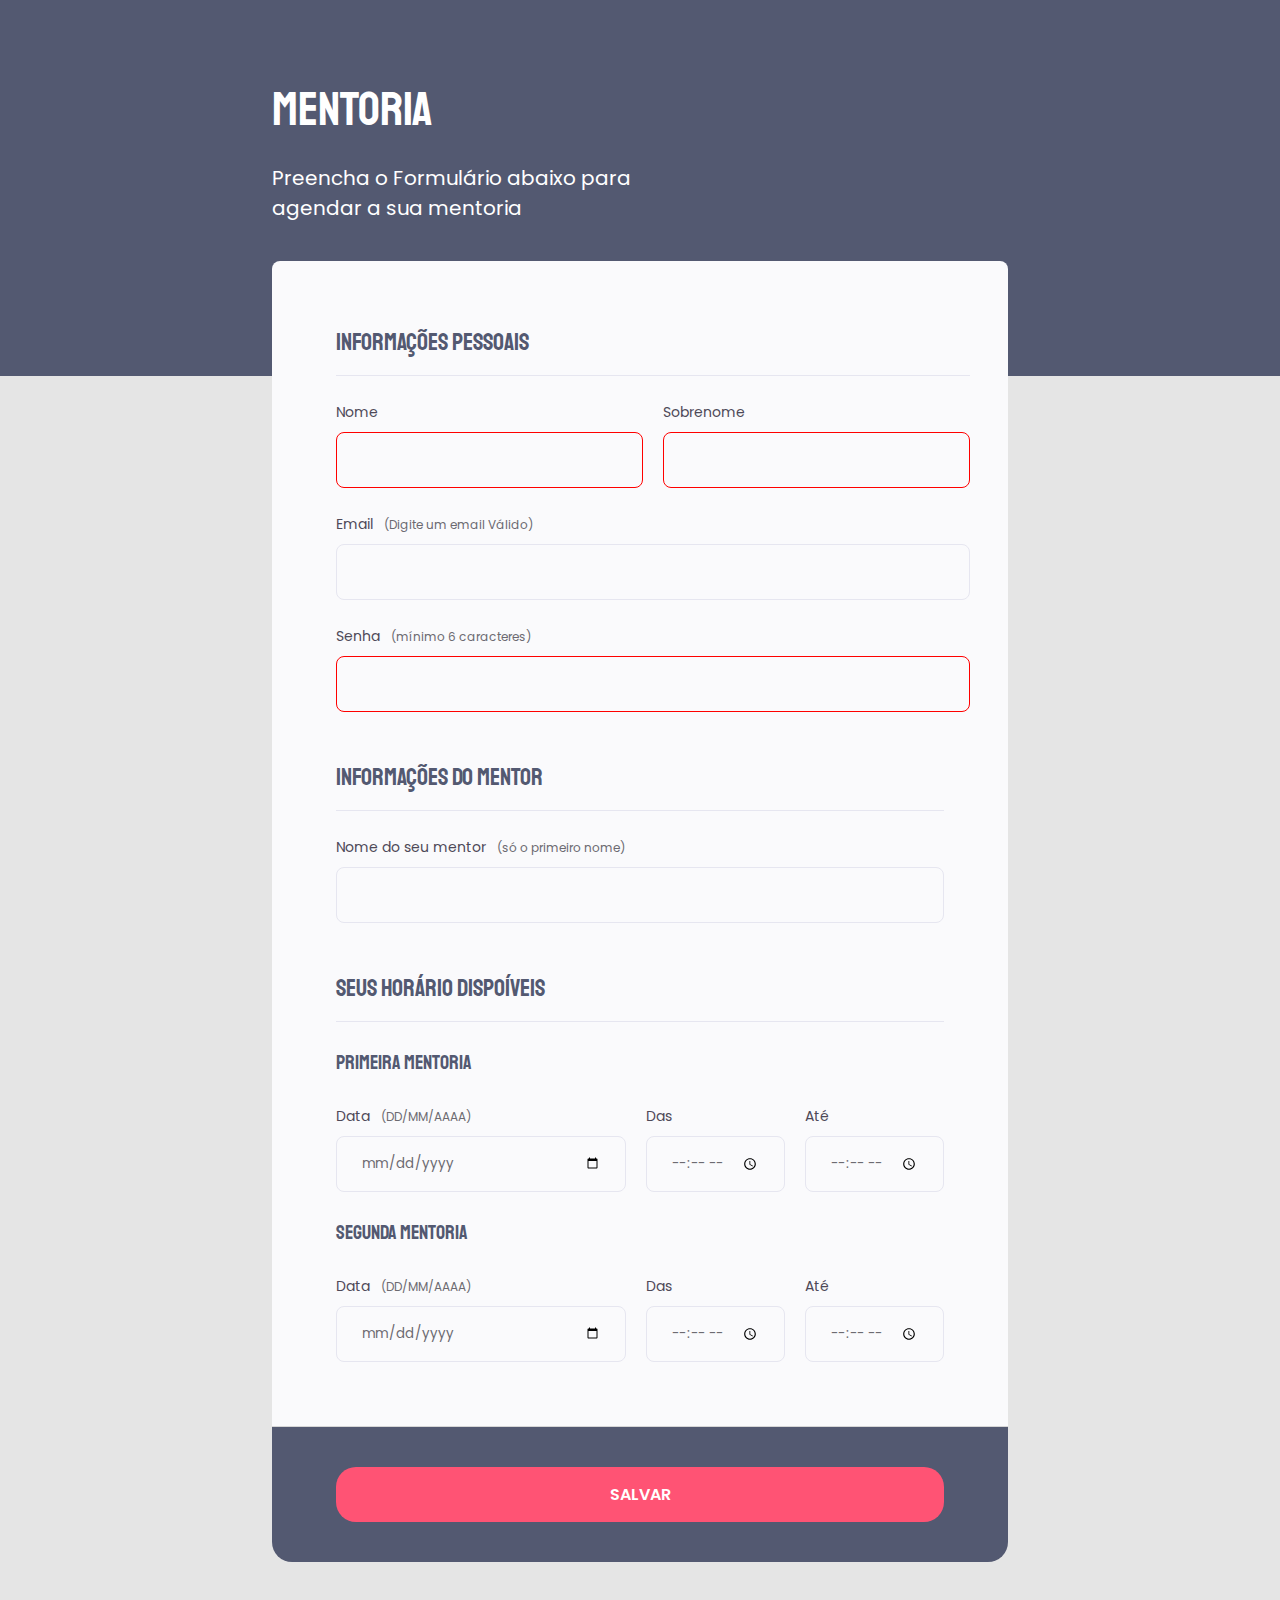
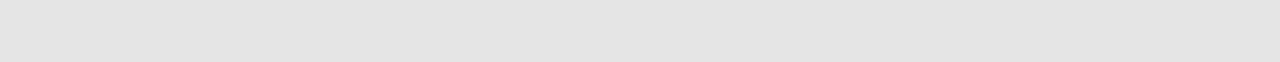
<file: Desafio Criando Formulários/index.html>
<!DOCTYPE html>
<html lang="pt-br">

<head>
    <link rel="preconnect" href="https://fonts.googleapis.com">
    <link rel="preconnect" href="https://fonts.gstatic.com" crossorigin>

    <meta charset="UTF-8">
    <meta name="viewport" content="width=device-width, initial-scale=1.0">
    <title>Aulas Formulário</title>
    <link rel="stylesheet" href="style.css">
    <link href="https://fonts.googleapis.com/css2?family=Poppins&family=Staatliches&display=swap" rel="stylesheet">
</head>

<body>
    <div class="page">
        <header>
            <h1>MENTORIA</h1>
            <p> Preencha o Formulário abaixo para agendar a sua mentoria  </p>
        </header>
        <form id="my-form">
            <fieldset>
                <div class="fieldset-wrapper">

                    <legend>INFORMAÇÕES PESSOAIS</legend>
                    <div class="col-2"{>
                        <div class="input-wrapper">
                            <label for="fisrt-name"> Nome</label>
                            <input  required type="text" id="fisrt-name" />
                        </div>
    
                        <div class="input-wrapper">
                            <label for="last-name"> Sobrenome </label>
                            <input  required type="text" id="last-name" />
                        </div>
                    </div>
                    
                    <div class="input-wrapper">
                        <label for="event-email"> Email <span>(Digite um email Válido)</span></label>
                        <input type="email" id="event-email" />
                    </div>


                    <div class="input-wrapper">
                        <label for="form-password"> Senha <span>(mínimo 6 caracteres)</span></label>
                        <input minlength="6" required type="password" id="form-password" />
                    </div>

                </div>
            </fieldset>

            <fieldset>
                <div class="fieldset-wrapper">
                    <legend>INFORMAÇÕES DO MENTOR </legend>

                    <div class="input-wrapper">
                        <label for="mentor-name"> Nome do seu mentor <span>(só o primeiro nome)</span></label>
                        <input type="text" id="mentor-name" />
                    </div>
                </div>
            </fieldset>

            <fieldset>
                <div class="fieldset-wrapper">
                    <legend>SEUS HORÁRIO DISPOÍVEIS</legend>

                    <h3>Primeira mentoria</h3> 

                    <div class="col-3">

                        <div class="input-wrapper">
                            <label for="mentorship-date"> Data <span>(DD/MM/AAAA)</span></label> 
                            <input type="date" id="mentorship-date" />
                        </div>
    
                        <div class="input-wrapper">
                            <label for="mentorship-begin"> Das </label>
                            <input type="time" id="mentorship-begin" />
                        </div>
                        
                        <div class="input-wrapper">
                            <label for="mentorshipend"> Até </span></label>
                            <input type="time" id="mentorship-end" />
                        </div>

                    </div>

                    <h3>Segunda mentoria</h3> 

                    <div class="col-3">

                        <div class="input-wrapper">
                            <label for="secondMentorship-date"> Data <span>(DD/MM/AAAA)</span></label> 
                            <input type="date" id="secondMentorship-date" />
                        </div>
    
                        <div class="input-wrapper">
                            <label for="secondMentorship-begin"> Das </label>
                            <input type="time" id="secondMentorship-begin" />
                        </div>
                        
                        <div class="input-wrapper">
                            <label for="secondMentorship-end"> Até </span></label>
                            <input type="time" id="secondMentorship-end" />
                        </div>

                    </div>




                </div>
            </fieldset>


        </form>
        <footer>
            <input form="my-form" class="button"  type="submit" value="SALVAR">

           <!-- <button  form="my-form" class="button"  " value="Salvar Evento"> </button> -->


        </footer>
    </div>

</body>

</html>
</file>
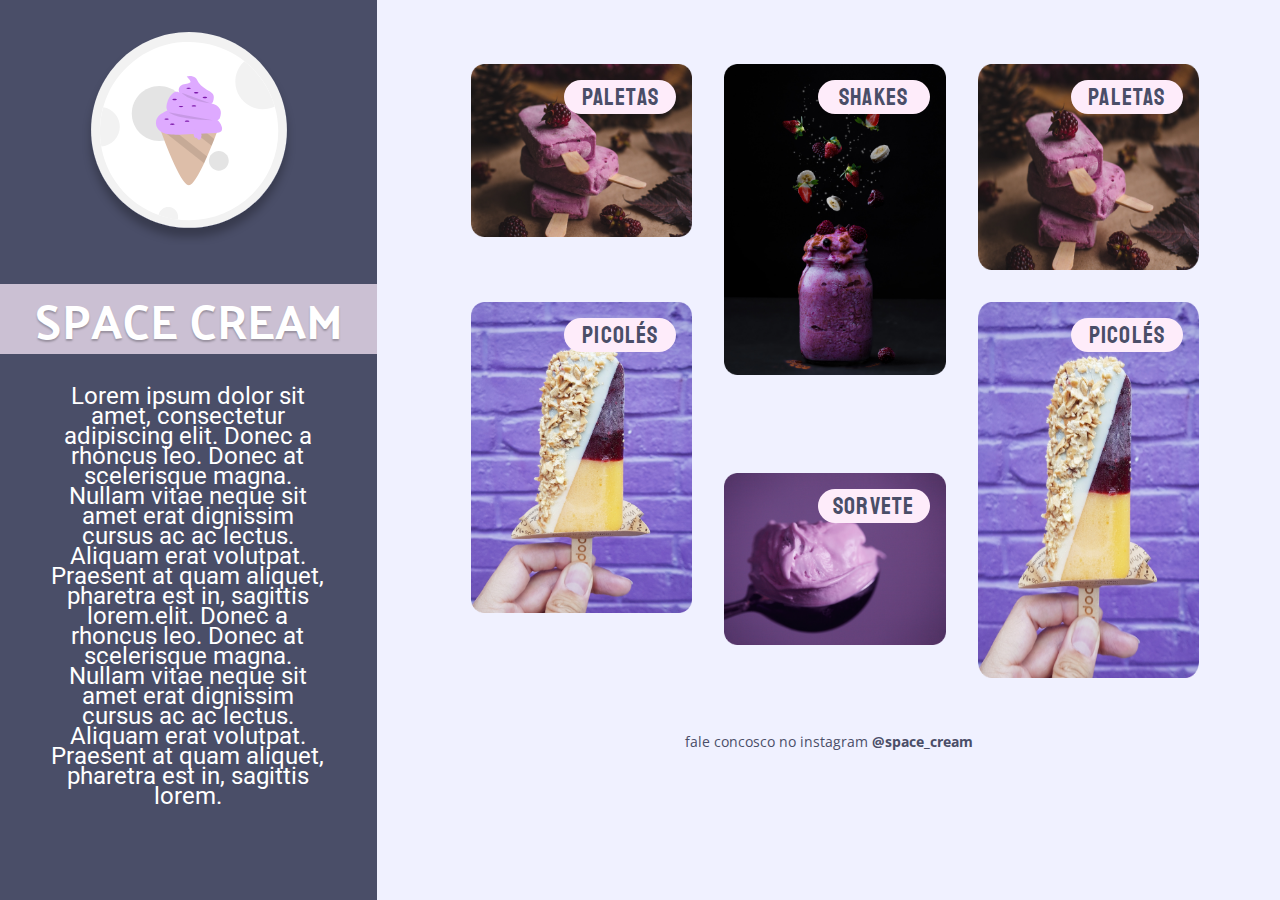
<file: Desafio Mobile First/index.html>
<!DOCTYPE html>
<html lang="pt-br">

<head>
    <meta charset="UTF-8">
    <link rel="preconnect" href="https://fonts.googleapis.com">
    <link rel="preconnect" href="https://fonts.gstatic.com" crossorigin>

    <meta http-equiv="X-UA-Compatible" content="IE=edge">
    <meta name="viewport" content="width=device-width, initial-scale=1.0">

    <link rel="stylesheet" href="style.css">

    <link href="https://fonts.googleapis.com/css2?family=Open+Sans:wght@400;700&family=Palanquin&family=Roboto&family=Staatliches&display=swap" rel="stylesheet">


    <title>Space Cream</title>
</head>

<body>
    <div class="page">
        <header>
            <img src="img/logo.svg" alt="Logo da Space Cream mostrando um sorvete de casquinha.">

            <h1>Space Cream</h1>

            <p>
                Lorem ipsum dolor sit amet, consectetur adipiscing elit. Donec a rhoncus leo. 
                Donec at scelerisque magna. Nullam vitae neque sit amet erat dignissim cursus ac ac lectus. 
                Aliquam erat volutpat. Praesent at quam aliquet, pharetra est in, sagittis lorem.elit. 
                Donec a rhoncus leo. Donec at scelerisque magna. 
                Nullam vitae neque sit amet erat dignissim cursus ac ac lectus.
                Aliquam erat volutpat. Praesent at quam aliquet, pharetra est in, sagittis lorem.
            </p>
        </header>

        <main>
            <p>
                Lorem ipsum dolor sit amet, consectetur adipiscing elit. Donec a rhoncus leo. 
                Donec at scelerisque magna. Nullam vitae neque sit amet erat dignissim cursus ac ac lectus. 
                Aliquam erat volutpat. Praesent at quam aliquet, pharetra est in, sagittis lorem.elit. 
                Donec a rhoncus leo. Donec at scelerisque magna. 
                Nullam vitae neque sit amet erat dignissim cursus ac ac lectus.
                Aliquam erat volutpat. Praesent at quam aliquet, pharetra est in, sagittis lorem
            </p>

            <div class="cards A">
                <img 
                src="img/sorvete1.png" alt=" Três Picolés roxo empilhados com uma cereja encima">
                <h2>Paletas</h2>
            </div>

            <div class="cards B">
                <img 
                <img src="img/sorvete2.png" alt=" Copo de sorvete com morangos, amoras e bananas em explosão sobre o copo">
                <h2>Shakes</h2>
            </div>

            <div class="cards C">
                <img 
                src="img/sorvete3.png" alt="Bola de sorvete roxo">
                <h2>Sorvete</h2>
            </div>

            <div class="cards D">
                <img 
                src="img/sorvete4.png" alt="Picole com diaginal de castanha e a outra metade uva e creme ">
                <h2>Picolés</h2>
            </div>
            
            <div class="cards E r">
                <img 
                src="img/sorvete1.png" alt=" Três Picolés roxo empilhados com uma cereja encima">           
                     <h2>Paletas</h2>
            </div>

            <div class="cards F r">
                <img 
                src="img/sorvete4.png" alt="Picole com diaginal de castanha e a outra metade uva e creme ">
                <h2>Picolés</h2>
            </div>
        </main>
        
        <footer>
            <p>fale concosco no instagram 
                <a href="#">@space_cream</a>
            </p>
        </footer>
    </div>
</body>
</html>
</file>
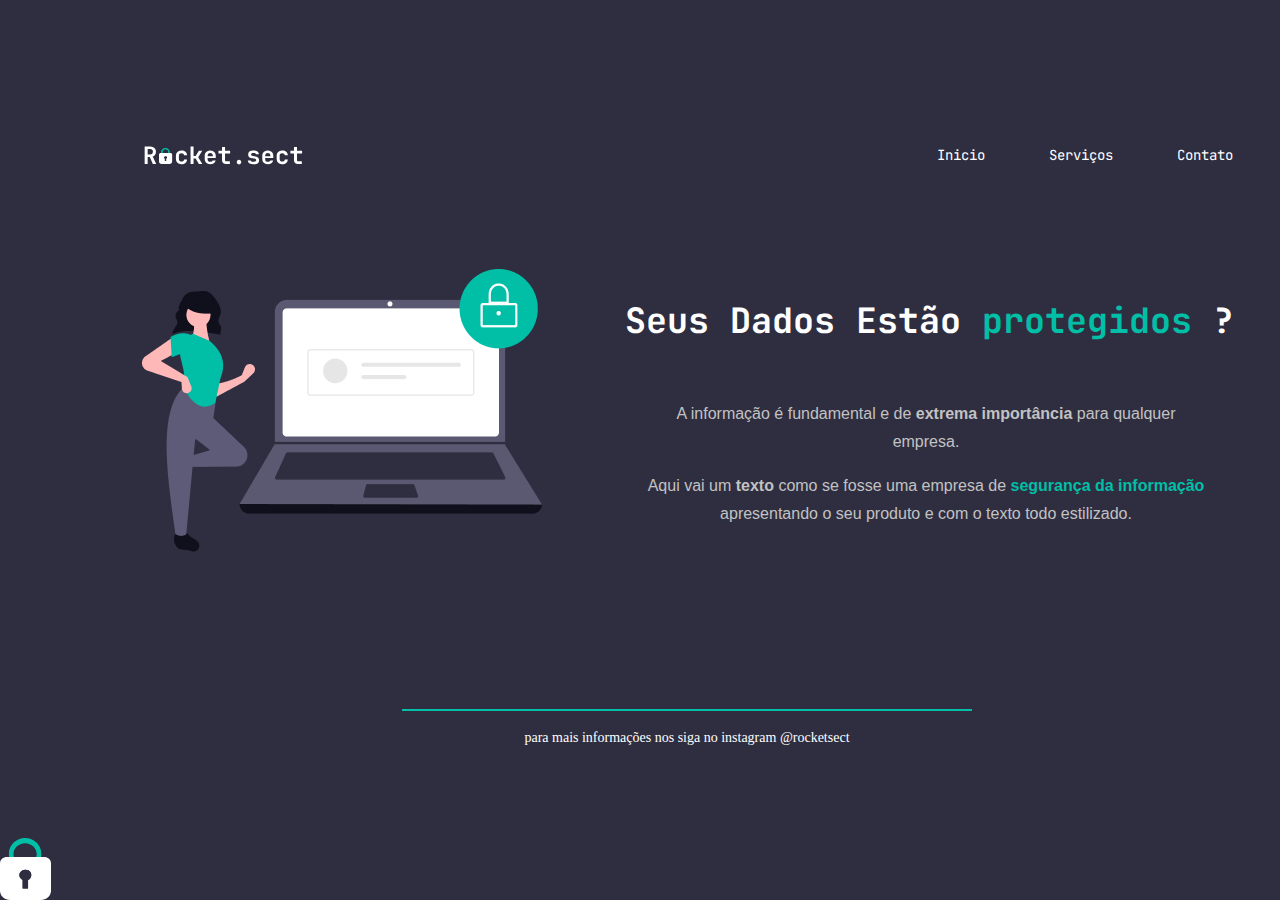
<file: Desafio/index.html>
<!DOCTYPE html>
<html lang="pt-br">
    <head>

    <link rel="preconnect" href="https://fonts.googleapis.com">
    <link rel="preconnect" href="https://fonts.gstatic.com" crossorigin>
    
    <meta charset="UTF-8">
    <meta http-equiv="X-UA-Compatible" content="IE=edge">
    <meta name="viewport" content="width=device-width, initial-scale=1.0">
    
    <link href="https://fonts.googleapis.com/css2?family=JetBrains+Mono:wght@500;700&display=swap" rel="stylesheet">    <link rel="stylesheet" href="style.css">
    <title>Rocket.sect</title>
</head>
<body>

    <div class="page">
        <nav>
            <a id="logo" href="#">
                <img src="imagens/logo.svg" alt="Logo">
            </a>
            <ul>
                <li><a href="#"> Inicio </a></li>
                <li><a href="#"> Serviços</a></li>
                <li><a href="#"> Contato</a></li>
            </ul>
        </nav>

    <main>
        
        <img src="imagens/img1.png" alt="Imagem de uma mulher e um computador">
    

        <section class="text">
            <h1> Seus Dados Estão <span class="colorGreen"> protegidos</span> ?</h1>
            
            <p> A informação é fundamental e de  <span class="colorWhite"> extrema importância </span> para qualquer <br>empresa. <br> 
                </p>

            <p>Aqui vai um  <spam class="colorWhite">texto</spam> como se fosse uma empresa de <span class="colorGreen" > <strong> segurança da informação </strong></span>
            apresentando o seu produto e com o texto todo estilizado.
            </p>
        </section>
    </main>
    <div class="line">
    <footer>
        <p>
        para mais informações nos siga no instagram
        <a href="https:instagam.com" target="_blank"> @rocketsect</a>
        </p>
    </footer>

    </div>
    <div>
    <img id="lock" src="imagens/padlock.svg" alt=" padlock no canto inferior">
    </div>
   
   
   
</body>
</html>
</file>
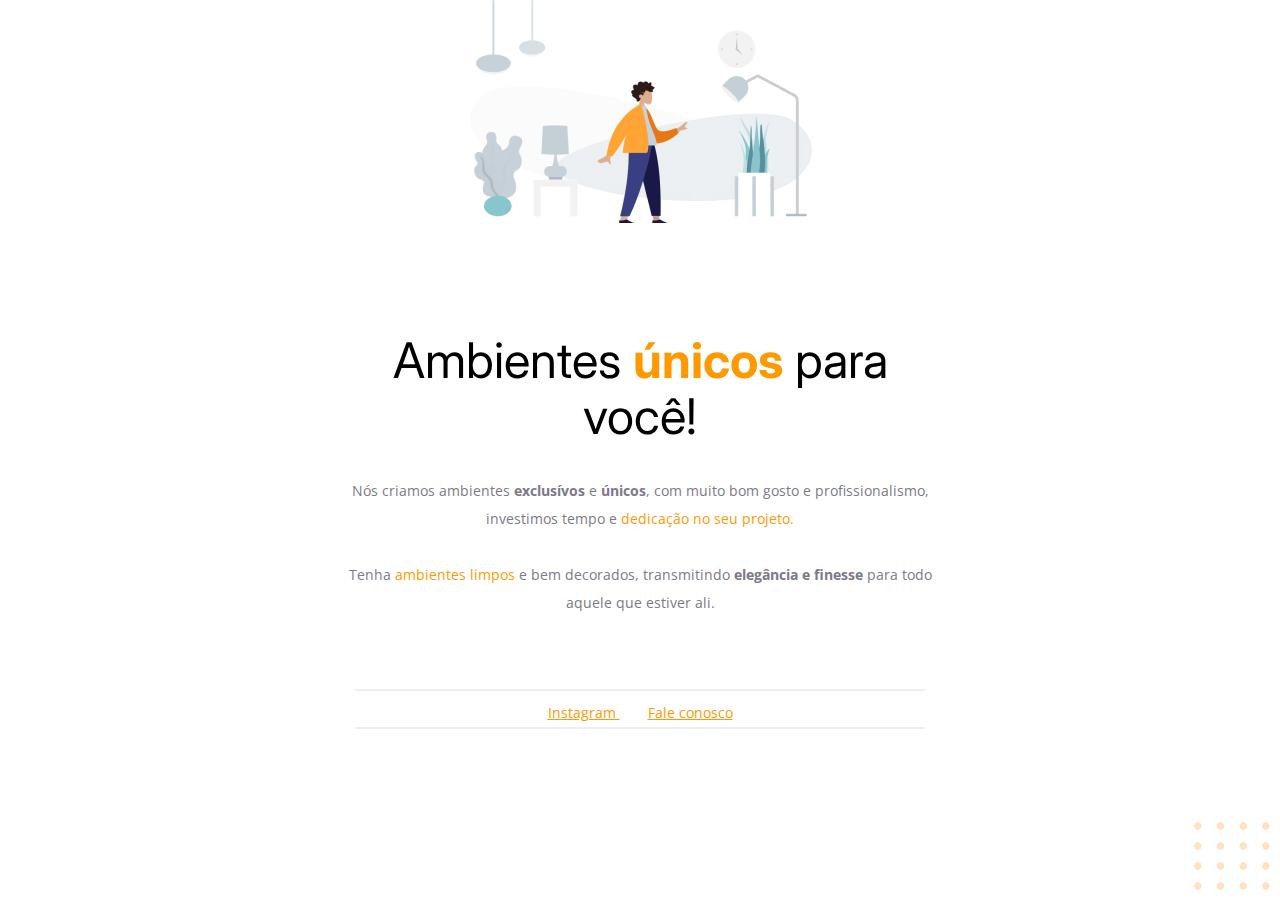
<file: Projeto 01/index.html>
<!DOCTYPE html>
<html lang="pt-br">
  <head>
    <link rel="preconnect" href="https://fonts.googleapis.com">
    <link rel="preconnect" href="https://fonts.gstatic.com" crossorigin>

    <meta charset="UTF-8">
    <meta name="viewport" content="width=device-width, initial-scale=1.0">
    
    <title>Móveis customizados</title>
    <link href="https://fonts.googleapis.com/css2?family=Inter:wght@400;700&family=Open+Sans:wght@400;700&display=swap"
     rel="stylesheet">

     <link rel="stylesheet" href="style.css">

  </head>
  <body>

    <div id="hero">
      <img 
        src="images/img1.jpg" 
        alt="Desenho de uma pessoa vestinho uma camisa amarela em uma sala com móveis">
    
      <h1>Ambientes <span>únicos</span> para você!</h1>
      <p>
        Nós criamos ambientes <strong>exclusívos</strong> e <strong>únicos</strong>, 
        com muito bom gosto e profissionalismo, 
        investimos tempo e <span>dedicação no seu projeto.</span>
        <br/>
        <br/>
        Tenha <span>ambientes limpos</span> e bem decorados, 
        transmitindo <strong>elegância e finesse</strong> para todo
        aquele que estiver ali.
      </p>
      
    </div>

    <div id="footer">
      <div class="line"> </div>
        <a
        target="_blank"
        href="https://instagram.com/moveisparavoce">
        Instagram
      </a>
      
      <a href="mailto:contato@moveisparavoce.com">
        Fale conosco
      </a>
      
      </div>
      
      <div class="line"> </div>

    <img 
      id="balls"
      src="images/balls.svg" 
      alt="Bolinhas laranjadas no canto direito inferior da tela" />
  
  </body>
</html>
</file>
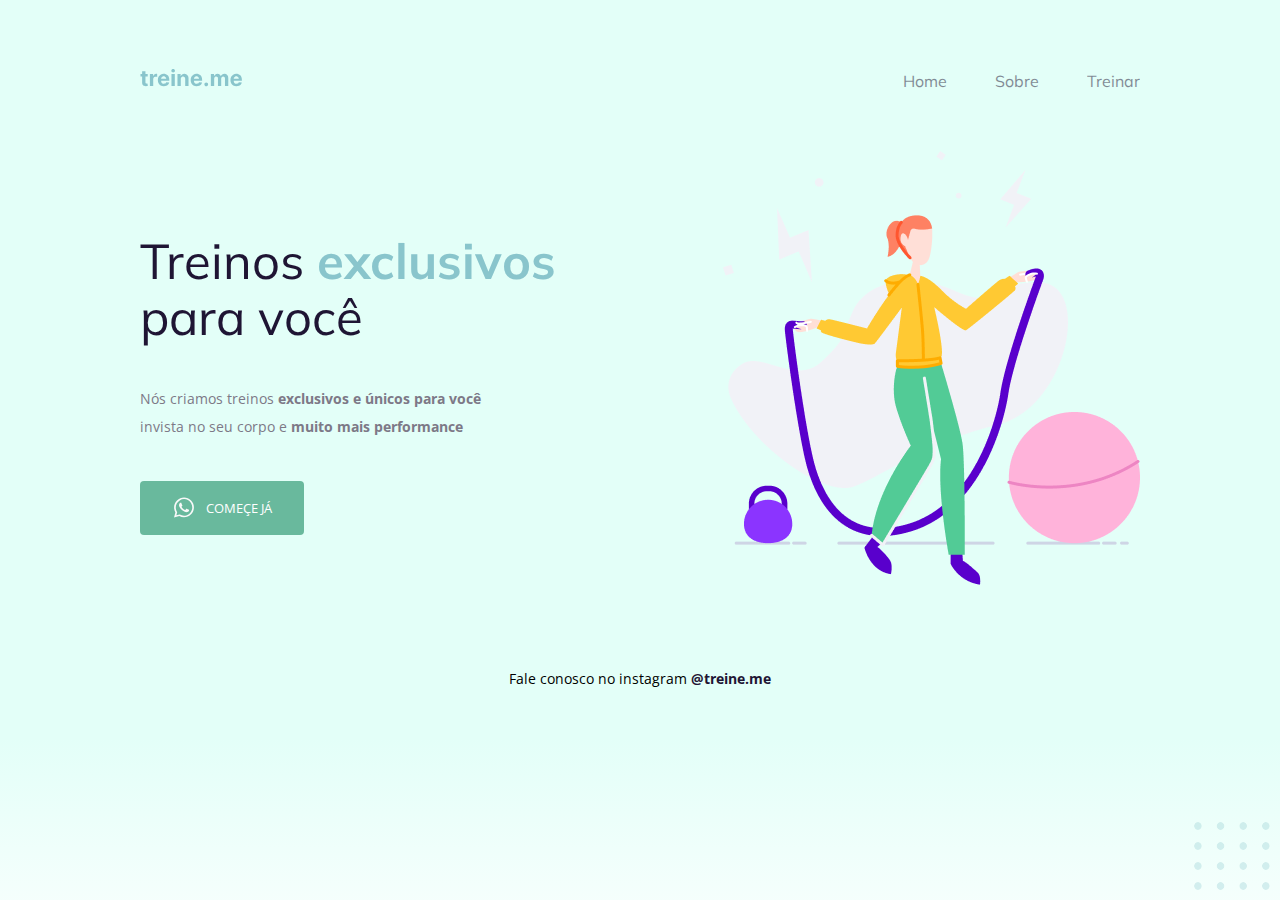
<file: Projeto 02/index.html>
<!DOCTYPE html>
<html lang="pt-br">
    <head>

    <link rel="preconnect" href="https://fonts.googleapis.com">
    <link rel="preconnect" href="https://fonts.gstatic.com" crossorigin>
    <meta charset="UTF-8">
    <meta http-equiv="X-UA-Compatible" content="IE=edge">
    <meta name="viewport" content="width=device-width, initial-scale=1.0">

    <link href="https://fonts.googleapis.com/css2?family=Mulish:wght@400;700&family=Open+Sans&display=swap" rel="stylesheet">
    <link rel="stylesheet" href="style.css">
    <title>Treine - me</title>
</head>
<body>

    <div class="page">
        <nav>
            <a id="logo" href="#">
                <img src="images/logo.svg" alt="Treine-me">
            </a>
            <ul>
                <li><a href="#"> Home </a></li>
                <li><a href="#"> Sobre</a></li>
                <li><a href="#"> Treinar</a></li>
            </ul>
        </nav>

    <main>
        <section class="text">
            <h1> Treinos <span> exclusivos </span>  para você</h1>
            
            <p> Nós criamos treinos <strong> exclusivos e únicos para você </strong> <br>
                invista no seu corpo e  <strong> muito mais performance </strong>
            </p>

            <button> 
                <img src="images/whats.svg" alt=" Icone Do whatsapp">
                Começe já
            </button>
        </section>

        <img src="images/img.png" alt="Imagem de uma mulher pulando corda">
    </main>
    <footer>
        Fale conosco no instagram 
        <a href="https:instagam.com" target="_blank">@treine.me</a>
    </footer>
    </div>

    <img id="balls" src="images/balls.svg" alt=" Bolinhas decorativas no canto inferior">
</body>
</html>
</file>
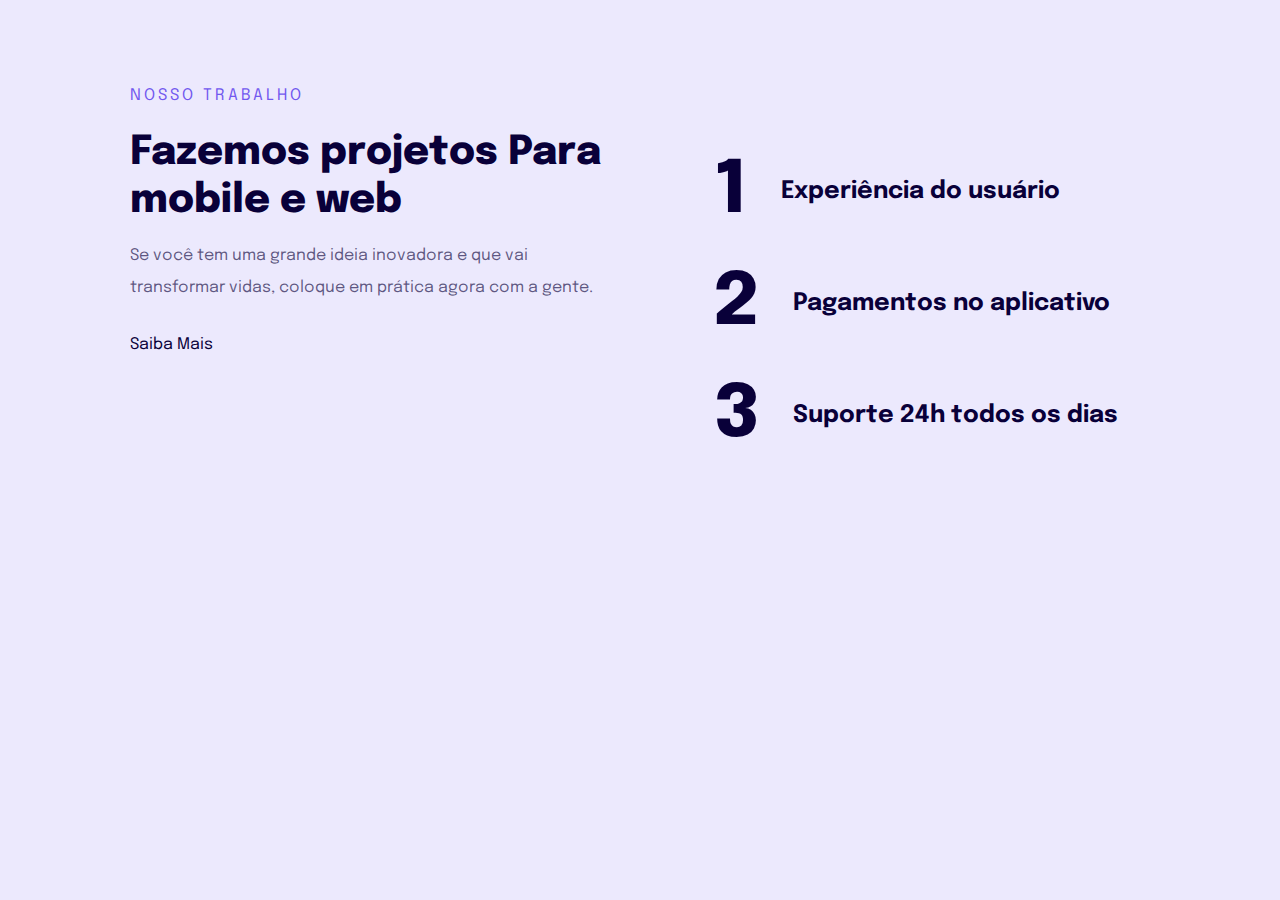
<file: Projeto 04/index.html>
<!DOCTYPE html>
<html lang="pt-br">
<head>

    <link rel="preconnect" href="https://fonts.googleapis.com">
    <link rel="preconnect" href="https://fonts.gstatic.com" crossorigin>

    <meta charset="UTF-8">
    <meta name="viewport" content="width=device-width, initial-scale=1.0">
    <link href="https://fonts.googleapis.com/css2?family=Epilogue:wght@400;700;800&display=swap" rel="stylesheet">
    <link rel="stylesheet" href="/Projeto 04/style.css">
    <title>Introdução a Responsabilidade </title>
</head>
<body>
    <main>
        <div>
            <p> Nosso Trabalho </p>
            <h1> Fazemos projetos Para 
            mobile e web</h1>
 

             <p> Se você tem uma grande ideia inovadora e que vai transformar vidas, coloque em prática agora com a gente.  

            </p>

             <a href=""> Saiba Mais </a>
        </div>

    <ul>
        <li><span>1</span> Experiência do usuário</li>
        <li><span>2</span> Pagamentos no aplicativo</li>
        <li><span>3</span> Suporte 24h todos os dias</li>
    </ul>
</main>
</body>
</html>
</file>
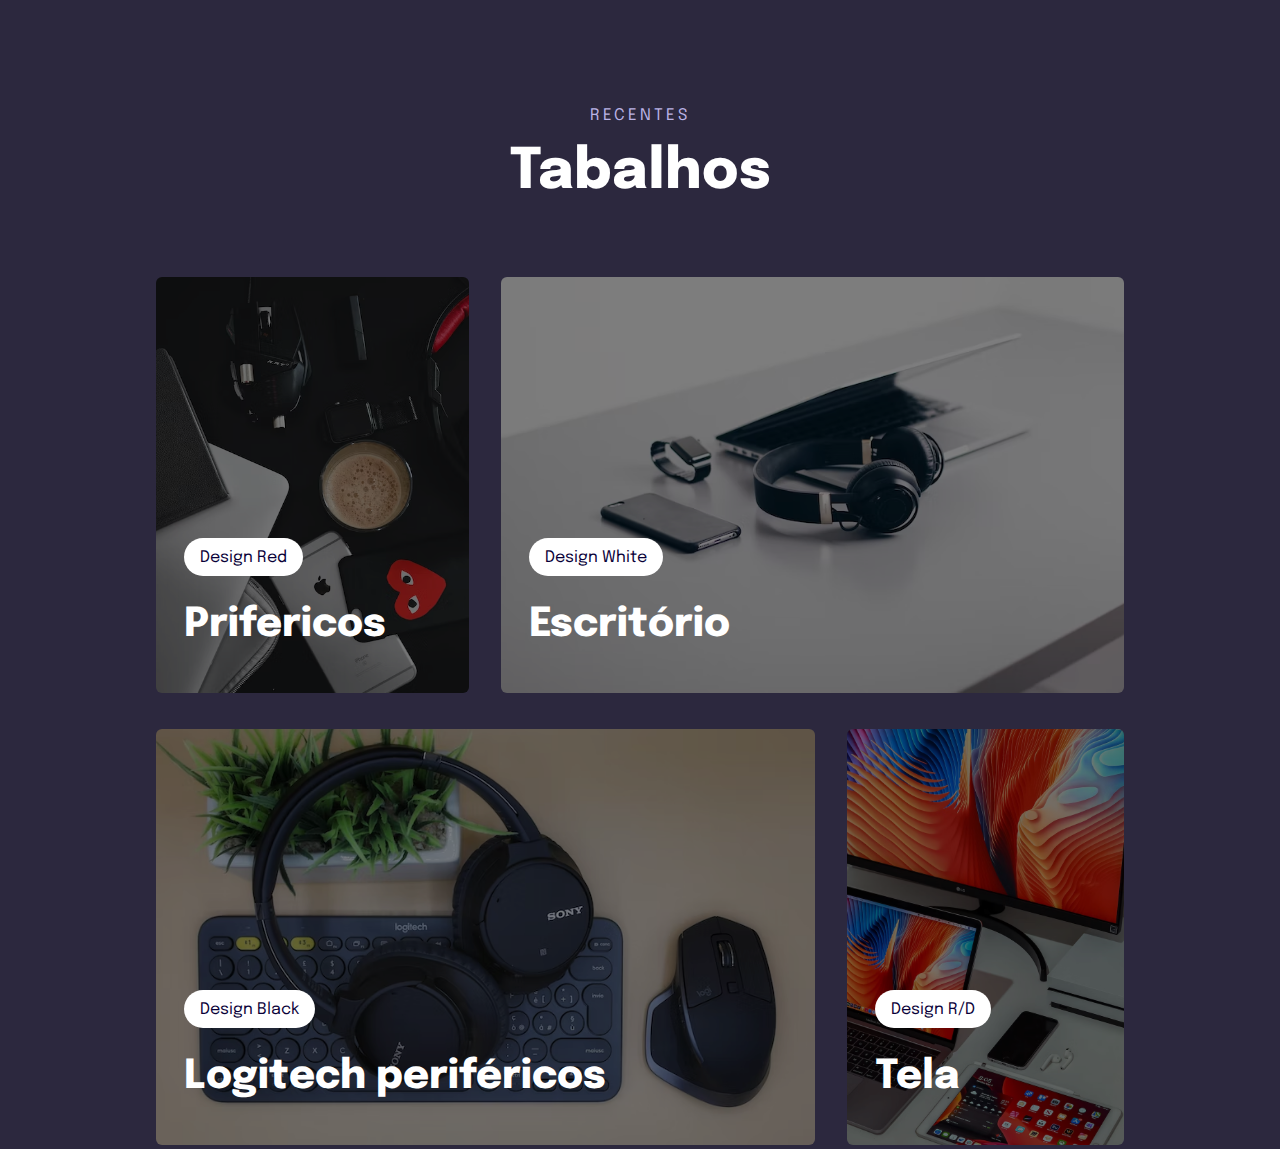
<file: Projeto 05/index.html>
<!DOCTYPE html>
<html lang="pt-br">

<head>
    <meta charset="UTF-8">
    <link rel="preconnect" href="https://fonts.googleapis.com">
    <link rel="preconnect" href="https://fonts.gstatic.com" crossorigin>

    <meta http-equiv="X-UA-Compatible" content="IE=edge">
    <meta name="viewport" content="width=device-width, initial-scale=1.0">

    <link rel="stylesheet" href="style.css">
    <link href="https://fonts.googleapis.com/css2?family=Epilogue:wght@400;700;800&display=swap" rel="stylesheet">


    <title>Componente Trabalho</title>
</head>

<body>

    <div class="page">

        <header>
            <p>Recentes</p>
            <h1>Tabalhos</h1>
        </header>

        <main>
            <div class="card">
                <img src="../Projeto 05/img/photo-1526738549149-8e07eca6c147.avif" alt="">
                <h2><span>Design Red</span> Prifericos </h2>
            </div>

            <div class="card">
                <img src="../Projeto 05/img/photo-1498049794561-7780e7231661.avif" alt="">
                <h2><span>Design White</span> Escritório</h2>
            </div>

            <div class="card">
                <img src="../Projeto 05/img/photo-1550009158-9ebf69173e03.avif" alt="">
                <h2><span>Design Black</span> Logitech periféricos </h2>
            </div>

            <div class="card">
                <img src="../Projeto 05/img/photo-1588508065123-287b28e013da.avif" alt="">
                <h2><span>Design R/D</span> Tela</h2>
            </div>

        </main>

    </div>



</body>

</html>
</file>
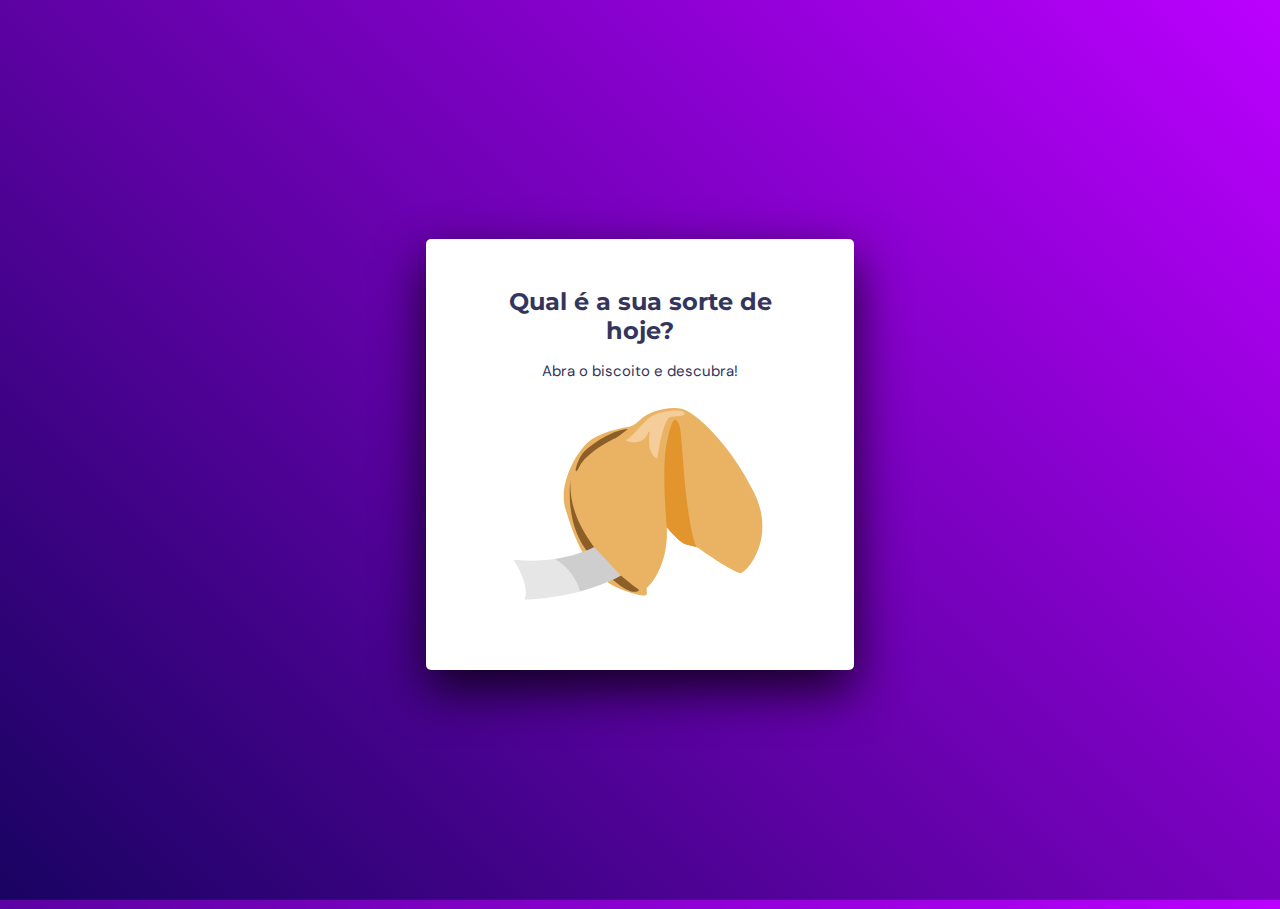
<file: Java Script/Biscoito da sorte/index.html>
<!DOCTYPE html>
<html lang="pt-br">

<head>
  <link rel="preconnect" href="https://fonts.googleapis.com" />
  <link rel="preconnect" href="https://fonts.gstatic.com" crossorigin />
  <meta charset="UTF-8" />
  <meta name="viewport" content="width=device-width, initial-scale=1.0" />
  <title>Jogo Adivinhação</title>
  <link rel="stylesheet" href="./css/style.css" />
  <link
    href="https://fonts.googleapis.com/css2?family=DM+Sans&family=Dancing+Script&family=Montserrat:wght@700&display=swap"
    rel="stylesheet">
</head>

<body>
  <main>
    <div class="screen1  ">
      <h1>Qual é a sua sorte de hoje?</h1>
      <p>Abra o biscoito e descubra!</p>
      <button class="btnOpen"> <img src="img/fortune-cookie.svg" alt="Biscoito da Sorte"> </button>
    </div>


    <div class="screen2 hide  ">
      <h2>Aqui está a sua sorte de hoje:</h2>
      <div class="phrases">
        <p> Se alguém está tão cansado que não possa te dar um sorriso, deixa-lhe o teu</p>
      </div>
      <img src="./img/opened-cookie.svg" alt="Biscoito da sorte aberto">
      <button id="btnReset">Abrir Outro biscoito</button>
    </div>
  </main>

  <script src="./js/script.js"></script>
</body>

</html>
</file>
<file: Desafio Criando Formulários/style.css>
*{
    margin: 0;
    box-sizing: border-box;
    padding: 0;
}

body , input, button, select, textarea {
    font-family: 'Poppins', sans-serif;
}
body{
    font-family: 'Poppins', sans-serif;
    
    background: #E5E5E5;
}

body::before{
    content: '';
    width: 100%;
    height: 436PX;
    
    position: absolute;
    top:  -60px;
    left: 0;
    
    z-index: -1;
    background: #535971;

    
}
.page{
    width: 736px;
    margin: auto;

}
header{
    width: 417px;
    margin-top: 79px;

}

header h1{
    font-family: 'Staatliches';
    font-style: normal;
    font-weight: 400;
    font-size: 48px;
    line-height: 60px;
    margin-bottom: 24px;
    color: white;
    
}
header p {
    font-family: 'Poppins';
    font-style: normal;
    font-weight: 400;
    font-size: 20px;
    line-height: 30px;

    color: #FFFFFF;
    
}

form{
    margin-top: 38px;
    background: #fafafc;
    min-height: 300px;
    border-radius: 8px 8px 0 0 ;

    padding: 64px;

    display: flex;
    flex-direction: column;
    gap: 48px;
}

fieldset{
    border: none;
}

.fieldset-wrapper{
    display: flex;
    flex-direction: column;
    gap: 24px;
}

fieldset legend{
    font-family: 'Staatliches';
    font-style: normal;
    font-weight: 400;
    font-size: 24px;
    line-height: 34px;
    color: #535971;

    border-bottom: 1px solid #e6e6f0;
    width: 100%;
    padding-bottom: 16px;

}

h3{
    font-family: 'Staatliches';
    font-style: normal;
    font-weight: 400;
    font-size: 20px;
    line-height: 34px;
    color: #535971;
}

.input-wrapper{
    display: flex;
    flex-direction: column;
}
.input-wrapper label{
    font-size: 14px;
    line-height: 24px;
    color: #4e4958;
    margin-bottom: 8px;
}

.input-wrapper label span{
    margin-left:  7.21px;

    font-size: 12px;
    line-height: 20px;

    color: #6c6a71;
}

.input-wrapper input, 
.input-wrapper textarea,
.input-wrapper select
{
    background: #FAFAFC;
    border: 1px solid #E6E6F0;
    border-radius: 8px;
    height: 56px;
    color: #6c6a71;
    padding: 0 24px;
}

.input-wrapper textarea{
    padding: 0;
    height: 168px;
}

.input-wrapper select{
    appearance: none;
    -webkit-appearance: none;
    background-image: url("data:image/svg+xml,%3Csvg width='24' height='24' viewBox='0 0 24 24' fill='none' xmlns='http://www.w3.org/2000/svg'%3E%3Cg clip-path='url(%23clip0_1_54)'%3E%3Cpath d='M8 10L12 14L16 10' stroke='%239C98A6' stroke-width='1.5' stroke-linecap='round' stroke-linejoin='round'/%3E%3C/g%3E%3Cdefs%3E%3CclipPath id='clip0_1_54'%3E%3Crect width='24' height='24' fill='white'/%3E%3C/clipPath%3E%3C/defs%3E%3C/svg%3E%0A");
    background-repeat: no-repeat;
    background-position: right 24px top 50%;
}

.col-2{
    display:flex;
    gap: 20px;
}

.col-2 > div:nth-child(1) {
    width:  100%;
}

.col-2 > div:nth-child(2) {
    width:  100%;
}


.col-3{
    display:flex;
    gap: 20px;
}

.col-3 > div:nth-child(1) {
    width:  100%;
}

footer{
    background: #535971;

    height: 136px;

    display: flex;
    flex-direction: column;

    padding: 40px 64px;
    margin-bottom: 100px;

    border-top: 1px solid  #D6D6D6;
    border-radius: 0px 0px 20px 20px;
}

footer .button{
    height: 55.65px;
    background: #FF5374;
    border-radius: 20px;
    border: 0;

    font-weight: 600;
    font-size: 16px;
    line-height: 26px;
    color: #FFFFFF;
}

footer .button:hover{
    background: #04ac4f;
}
input:invalid{
    border:  1px solid red;
}
</file>
<file: Desafio Mobile First/style.css>
* {
  margin: 0;
  padding: 0;
  box-sizing: border-box;
}

:root{

  --ff-heading: 'Staatliches', sans-serif;
  --ff-texting: 'Palanquin', sans-serif;
  --ff-footer: 'Open Sans', sans-serif;
  --ff-header: 'Roboto', sans-serif;

  --bg-primary: hsla(233, 100%, 97%, 1);
  --bg-secondary: hsla(0, 0%, 100%, 1);
  --bg-button-box: hsla(312, 91%, 96%, 1);
  --bg-button-header:hsla(275, 18%, 79%, 1);
  --bg-box-header:hsla(218, 17%, 62%, 1);
  --fc-text-dark: hsla(232, 17%, 35%, 1);

  font-size: 62.5%;
  --fs-body: 1.5rem;
  --fs-heading: 4rem;
  --fs-text: 2.4rem;

}

body {
  font-family: var(--ff-texting);
  font-size: var(--fs-body);
  font-weight: 400;

  background-color: var(--bg-primary);
  color: #fff;
}


.page {
  display: grid;
  
  max-width: 38.4rem;
  margin: 0 auto;
}

img {
  width: 100%;
  height: auto;
}

header{
  text-align: center;
  padding: 3.2rem 0 2.9rem;
  
  background-color: var(--fc-text-dark);
  color: var(--fc-primary);
}

header img{
  width: 13.7rem;
  margin-bottom: 3.2rem;
}


  header h1{
    text-transform: uppercase;
    height: 4.9rem;
    line-height: 3.4rem;
    text-shadow: 0px 2px 2px rgba(0, 0, 0, 0.25);

    display: flex;
    align-items: center;
    justify-content: center;

    font-size: var(--fs-heading);
    background-color: var(--bg-button-header);
  }

header p {
  display: none;

  font-family: var(--ff-header);

  margin-top: 3.2rem;
  max-width: 27.5rem;
}

main {
  display: grid;
  text-align: center;

  padding: 1.4rem 3.2rem 6rem;
}

main p {
  font-family: var(--ff-texting);
  font-style: normal;
  font-size: var(--fs-text);
  color: var(--fc-text-dark);
  text-align: center;
  font-weight: 400;
  line-height: 2.5rem;


  margin: 0 auto 6.3rem;
  max-width: 30.5rem;
}

.cards {
  position: relative;
}

.cards + .cards {
  margin-top: 3.6rem;
}

.cards img {
  position: relative;
  animation: downtop 1s 325ms backwards;
  display: grid;
}


.cards h2 {
  position: absolute;
    top: 1.6rem;
    right: 1.6rem;

    font-weight: 400;
    font-size: var(--fs-text);
    font-family: var(--ff-heading);
    line-height: 3.4rem;
    color: var(--fc-text-dark);
    text-transform: uppercase;
    letter-spacing: 0.05em;
    
    animation: topdown 1s 850ms backwards;

    letter-spacing: 0.05em;

    width: 11.2rem;
    border-radius: 2.0rem;

    background-color: var(--bg-button-box);

}

.r {
  display: none;
}

footer {
  font-family: var(--ff-footer);
    font-weight:400 ;
    font-size: 1.4rem;
    line-height: 2.8rem;
    color: var(--fc-text-dark);
    padding-bottom: 4.6rem;
    text-align: center;
    display: none;
}

footer a {
  text-decoration: none;
  font-weight: 700;
  color: var(--fc-text-dark);
}

@keyframes topdown {
  0% {
      opacity: 0;
      transform: translateY(-15px);
  }
  
  100% {
      opacity: 1;
      transform: translateY(0);
  }
}

@keyframes downtop {
  0% {
      opacity: 0;
      transform: translateY(15px);
  }
  
  100% {
      opacity: 1;
      transform: translateY(0);
  }
}

@media (min-width: 900px) {
  .page {
      grid-template-areas: 
      "header main" 
      "header footer";

      max-width: 100%;
      height: 100vh;
  }

  header {
      grid-area: header;
      padding-bottom: 0;
  }

  header p {

    font-size: var(--fs-text);
    line-height: 2rem;
    display: flex;
    align-items: center;
    text-align: center;
    margin-top: 3.2rem;
    margin-left: 5.0rem;
    margin-right: 5.2rem;
    margin-bottom: 0;
  }
  
  main p {
      display: none;
  }
  
  header img {
    width: 25rem;
    height: 21.3rem;
   }

   .cards + .cards {
    margin-top: 0;
}

  main {
      grid-area: main;
      grid-template-areas: 
      "A B" 
      "D B" 
      "D E";

      gap: 3.2rem;
      padding: 3.2rem;
  }

  main .A {
      grid-area: A;
  }

  main .B {
      grid-area: B;
  }

  main .C {
      grid-area: E;
  }

  main .D {
      grid-area: D;
  }

  footer {
      display: block;
      grid-area: footer;
  }
}

@media (min-width: 1280px){

  .page{
    grid-template-areas: 
    "header main" 
    "header footer";
    max-width: 100%;
    height: 100vh;
  }

  header {
    max-width:37.7rem;
    
}

header img {
    width: 25rem;
}


header p {

  font-size: var(--fs-text);
  line-height: 2rem;
 
}

.r {
  display: flex;
}

  header h1 {
    font-size: 4.8rem;
    line-height: 3.4rem;
    height: 7rem;
}



main {
  grid-template-areas: 
  "A B C" 
  "D B F" 
  "D E F";

  padding: 6.4rem 8.1rem 5rem 9.4rem;
}

main .A {
  grid-area: A;
}

main .B {
  grid-area: B;
}

main .C {
  grid-area: E;
}

main .D {
  grid-area: D;
}

main .E {
  grid-area: C;
}

main .F {
  grid-area: F;
}

}
</file>
<file: Desafio/style.css>
body {
    font-family: 'Open Sans', sans-serif;
    background: #2F2E41 ;
    display: 100vh;
    position: absolute;
    width: 1092px;
    margin: auto ;
    padding: 71px;
  }
  
  .page {
    
    width: 1092px;
    margin: auto ;
    padding: 70px;
  }
  
  nav {
    display: flex;
    justify-content: space-between;
    align-items: center;
  
  }
  
  ul {
    display: flex;
    align-items: center;
    gap: 64px;
    list-style: none;
    color: white;
    
    margin: 0;
    padding: 0;

    font-family: 'JetBrains Mono', monospace;
    font-size: 14px;
    line-height: 28px;
  }
  
  ul a {
    text-decoration: none;
    color: #ffffff;
  }
  
  main{
    display: flex;
    align-items: center;
    justify-content: space-between;
    gap: 82px;
    margin-top: 100px;
    margin-bottom: 157px;
  }
  section{
    text-align: center;
  }
  

  h1 {
    font-family: 'JetBrains Mono', monospace;
    color: #ffffff;
    margin-bottom: 59px;
    font-style: normal;
    font-size: 35px;
    text-align: center;
    line-height: 40px;
    width: 610px;
    font-weight: 700;
  }
  
  h1 span {
    color: #00BFA6;
    text-align: center;
  }
  
  p {
    line-height: 28px;
    color: #7D7987;
    font-family: 'Open Sans';
    font-style: normal;
    font-weight: 400;
    line-height: 28px;
    text-align: center;
    font-size: 14px; 
  }

  section p {
    font-family: "Open Sans", sans-serif;
    color: #c2c2c2;
    font-size: 16px;
    line-height: 28px;
    width: 604px;
  }

  .colorWhite{
    font-weight: bold;
    color:#C2C2C2 ;
  }

  .colorGreen{
    color: #00BFA6;
  }

  
  footer {
    font-family: 'JetBrains Mono', monospace;
    font-size: 14px;
    line-height: 28px; 
    text-align: center;
    color: #ffffff;
    font-style: normal;
    font-weight: 500;
  }

  footer a {
    text-decoration: none;
    color: #ffffff;
  }

  footer p {
    color: #ffffff;
  }


  #lock{
    position:fixed;
    bottom: 0;
    left: 0;

  }

  .line {
    width: 568px;
    border: 1px solid #00bfa6;
    height: 0px;
    margin: 0 auto 8px;
  }
</file>
<file: Projeto 01/style.css>
body{
    text-align: center;
    font-family: 'Open Sans', sans-serif;
    margin: 0;
}

#hero{
    width: 592px;
    margin: 0 auto 72px;
}

#hero img {
    margin-bottom: 72px;
}

h1{
    font-family: 'Inter', sans-serif; 
    font-size: 49px;
    line-height: 56px;
    font-weight: normal;

    margin-bottom: 32px;
}
h1 span{
    font-weight: bold;
}

p, a {
    font-family: 'Open Sans', sans-serif;
}

span , a{
    color: #FF9900;
}

p, #footer {
    color: #7d7987;
    font-size: 14px;
    line-height: 28px;
}

 #footer a + a{
    margin-left: 28px;
}

.line{
    width: 568px;
    height:0px;
    margin: 0 auto 8px;


    border: 1px #eceff2 solid;
}

#balls{
position: fixed;
bottom: 0px;
right: 0px;

}
</file>
<file: Projeto 02/style.css>
body {
    font-family: 'Open Sans', sans-serif;
    margin: 0;
    background: linear-gradient(180deg, rgba(227, 255, 248) 82.08%, rgba(228, 255, 248, 0.38) 100%);
    
    min-height: 100vh;
  
  }
  
  .page {
    width: 1000px;
    margin: 0 auto ;
    padding-top: 65px;
  }
  
  nav {
    display: flex;
    justify-content: space-between;
    align-items: center;
  
    margin-bottom: 55px;
  
  }
  
  ul {
    display: flex;
    gap: 48px;
    list-style: none;
    margin: 0;
    padding: 0;
  }
  
  a {
    color: #1F1534;
    text-decoration: none;
  }
  
  ul li a:hover {
    font-weight: bold;
    opacity: 1;
  }

  ul li a{
    opacity: 0.5;
  }

  main{
    display: flex;
    align-items: center;
    justify-content: space-between;
  }
  
  h1, ul {
    font-family: 'Mulish', sans-serif;
  }

  
  h1 {
    font-size: 49px;
    line-height: 56px;
    color: #1F1534;
  
    font-weight: normal;
  
    width: 490px;
  }
  
  h1 span {
    color: #89C5CC;
    font-weight: bold;
  }
  
  p {
    font-size: 14px;
    line-height: 28px;
    color: #7D7987;
  }

  section p {
    margin: 40px 0;
  }
  
  button {
    color: white;
    text-transform: uppercase;
    font-family: 'Open Sans', sans-serif;

    background: #69b99d;
    border: none;
    padding: 14px 32px 15px;

    display: flex;
    align-items: center;
    justify-content: center;
    gap: 10px;
    border-radius: 4px;
    cursor: pointer;

  }

  button:hover{
    background: #4c8873;

  }
  
  footer {
    font-size: 14px;
    line-height: 28px; 
    text-align: center;
    margin-top:  80px;
  }

  footer a {
    font-weight: bold;
  }

  #balls{
    position:fixed;
    bottom: 0;
    right: 0;
  }
</file>
<file: Projeto 04/style.css>
* {
    margin: 0;
    padding: 0;
    box-sizing: border-box;
  }
  
  ul {
    list-style: none;
  }
  
  :root {
    font-size: 62.5%; /* 10px */
  }
  
  /* REM = Root EM */
  
  body {
    font-family: 'Epilogue', sans-serif;
    
    background: #ECE9FD;
  
    padding: 6.0rem 2.3rem 6.6rem;
    font-size: 1.6rem;
  }
  
  main {
    max-width: 33.0rem;
    margin: 0 auto;
  }
  
  h1 {
    font-weight: 800;
    font-size: 4.0rem;
    line-height: 4.8rem;
  
    color: #090039;
  
    margin-bottom: 1.5rem;
  }
  
  main p:first-child {
    color: #7158EF;
    letter-spacing: 3px;
    text-transform: uppercase;
    line-height: 3.2rem;
  
    margin-bottom: 1.7rem;
  }
  
  h1 + p {
    color: rgba(10, 0, 57, 0.64);
    line-height: 3.2rem;
  
    margin-bottom: 3.2rem;
  }
  
  a {
    color: #090039;
  
    text-decoration: none;
  }
  
  a:hover {
   font-weight: bold;
  }
  
  ul {
    margin-top: 7.2rem;
  }
  
  ul li {
    font-weight: 700;
    font-size: 2.4rem;
    line-height: 3.2rem;
    color: #090039;
  
    max-width: 25.7rem;
  
    display: flex;
    gap: 3.8rem;
  }
  
  ul li  + li {
    margin-top: 3.2rem;

  }

  
  ul li span {
    font-weight: 800;
    font-size: 7.2rem;
    line-height: 8.0rem;
    letter-spacing: -2px;
  
    color: #090039;
  }

  @media(min-width: 700px) {
    body{
      padding: 8rem;
    }
      main {
        max-width: 1020px;
        display: flex;
        gap: 10rem;
    
      }

      main > div{
        max-width: 484px;
      }

      ul li {
        gap: 3.5rem;
        max-width: 450px;
        align-items: center;
      }

      ul li  + li {
        margin-top: 3.2rem;

      }
    }
</file>
<file: Projeto 05/style.css>
* {
  margin: 0;
  padding: 0;
  box-sizing: border-box;
}

:root {
  --ff-heading: 'Epilogue', sans-serif;
  --ff-texting: 'Open sans', sans-serif;

  --hue: 250;
  --bg-primary: hsl(var(--hue), 22%, 20%);
  --fc-primary: hsl(var(--hue), 0%, 100%);
  --fc-secondary: hsl(var(--hue), 50%, 80%);
  --fc-secondary-dark: hsl(var(--hue), 100%, 11%);

  font-size: 62.5%;
  --fs-body: 1.6rem;
  --fs-heading: clamp(4rem, 1rem + 5vw, 5.6rem);
  --fs-heading-sm: clamp(3rem, 0.5rem + 3vw, 4rem);
}

body {
  font-family: var(--ff-texting);
  font-size: var(--fs-body);

  background-color: var(--bg-primary);
  color: var(--fc-primary);
}

.page {
  max-width: clamp(33rem, 30rem + 60vw, 117rem);
  padding: 0 5rem;
  margin: 0 auto;
}

main {
  display: grid;
  gap: 3.2rem;
  animation: downtop 700ms 350ms backwards;
}

img {
  width: 100%;
  height: auto;
}

header {
  margin: 10rem 0 8rem;
  font-family: var(--ff-heading);

  text-align: center;

  animation: topdown 700ms;
}

header p {
  color: var(--fc-secondary);
  text-transform: uppercase;

  letter-spacing: 3px;
  line-height: 3.2rem;

  margin-bottom: 1.7rem;
}

header h1 {
  font-weight: 800;
  font-size: var(--fs-heading);
  line-height: 4.8rem;
}

.card {
  position: relative;

  font-family: var(--ff-heading);
}

.card img {
  height: 41.6rem;
  object-fit: cover;

  border-radius: 6px;
  transition: all 200ms;

  filter: brightness(0.5);
}

.card img:hover {
  transform: scale(1.1);
  opacity: 0.4;
}

.card h2 {
  position: absolute;
  bottom: 5.2rem;
  left: 2.8rem;

  font-size: var(--fs-heading-sm);
  font-weight: 800;

  display: flex;
  flex-direction: column;
  gap: 2.8rem;
  align-items: flex-start;
}

.card h2 span {
  border-radius: 2rem;
  background-color: var(--fc-primary);
  font-size: var(--fs-body);
  font-weight: 400;
  color: var(--fc-secondary-dark);
  padding: 0 1.6rem;
  height: 3.8rem;

  display: inline-flex;
  align-items: center;
}

@keyframes topdown {
  0% {
    opacity: 0;
    transform: translateY(-15px);
  }

  100% {
    opacity: 1;
    transform: translateY(0);
  }
}

@keyframes downtop {
  0% {
    opacity: 0;
    transform: translateY(15px);
  }

  100% {
    opacity: 1;
    transform: translateY(0);
  }
}

@media (min-width: 700px) {
  main {
    grid-template-columns: 1fr 1fr;
  }
}

@media (min-width: 930px) {
  main {
    grid-template-areas: 
    "A B B"
    "C C D";
  }

  main div:nth-child(1) {
    grid-area: A;
  }

  main div:nth-child(2) {
    grid-area: B;
  }

  main div:nth-child(3) {
    grid-area: C;
  }

  main div:nth-child(4) {
    grid-area: D;
  }
}
</file>
<file: Java Script/Biscoito da sorte/css/style.css>
* {
  margin: 0;
  padding: 0;
  box-sizing: border-box;
}

:root {
  font-size: 62.5%;
}

body {
background: linear-gradient(45deg, #190361 0%, #BB00FF 100%);
  font-size: 1.6rem;
  font-family: 'Montserrat', sans-serif;
  
  display: grid;
  place-items: center;
  height: 100vh;
}

button, imput{
  font-family: "Dm Sans", sans-serif;
  
}


.screen1 {
      box-shadow: 0 2rem 5rem rgba(0, 0, 0, 0.8);
    border-radius: .5rem;
    background: #FFFFFF;
    width: 42.8rem;
    margin: 23.9rem auto;
    align-items: center;
    padding: 4.8rem 6.4rem 6.4rem; 
    text-align: center;
}

.hide {
  display: none;
}

button {
  cursor: pointer;
    border: none;
    background: none;
  }

button:hover {
  cursor: pointer;
}

/* screen1 */
.screen1 h1{
  font-family: "Montserrat", sans-serif;
  font-size: 2.4rem;
  color: #34355B;
  font-weight: 700;
  text-align: center;
  
  margin-bottom: 1.6rem;
}

p {
  color: #34355b;
  font-size: 1.5rem;
  font-family: 'DM Sans', sans-serif;
  margin-bottom: 2rem;
}

.btnOpen:hover {
  animation: shake 0.3s;
  animation-iteration-count: infinite;
}

/* screen2 */

.screen2{
   box-shadow: 0 2rem 5rem rgba(0, 0, 0, 0.8);
    border-radius: .5rem;
    background: #FFFFFF;
    width: 42.8rem;
    margin: 23.9rem auto;
    align-items: center;
    padding: 4.8rem 6.4rem 6.4rem; 
    text-align: center;
}

.screen2 p {
    font-family: 'Dancing Script', sans-serif;
    font-weight: 400;
    font-size: 2.4rem;
    line-height: 2.9rem;
    color: #000000;
}

h2 {
  font-family: 'Montserrat', sans-serif;
  font-size: 2.4rem;
  margin-bottom: 1.7rem;
}

.phrases {
  background: #E4EDF1;
  padding: 1rem;
  box-shadow: .2rem .2rem .2rem rgba(85, 85, 85, 0.5);
  margin-top: 1.7rem;
  width: 29.3rem;
  margin-bottom: 1.5rem;

  font-family: 'Dancing Script', cursive;
  font-size: 2.4rem;
  color: black;  

}

#btnReset {
  font-size: 1.5rem;
  color: white;
  font-family: "Dm Sans", sans-serif;
  background-color:  #FF9500;

  border: none;
  border-radius: 4px;
  padding: 1.6rem;

  margin-top: 3rem;
}

#btnReset:hover {
  background-color: #db8102;
}

.btnOpen:hover {
		        animation: tremer 0.3s linear infinite both;
}

@keyframes tremer {
  0% {transform: translate(1px, 1px) rotate(0deg);}
  10% {transform: translate(-1px, -2px) rotate(-1deg);}
  20% {transform: translate(-2px, 0px) rotate(1deg);}
  30% {transform: translate(2px, 2px) rotate(0deg);}
  40% {transform: translate(1px, -1px) rotate(1deg);}
  50% {transform: translate(-1px, 2px) rotate(-1deg);}
  60% {transform: translate(-2px, 1px) rotate(0deg);}
  70% {transform: translate(2px, 1px) rotate(-1deg);}
  80% {transform: translate(-1px, -1px) rotate(1deg);}
  90% {transform: translate(1px, 2px) rotate(0deg);}
  100% {transform: translate(1px, -2px) rotate(-1deg);}
  }
</file>
